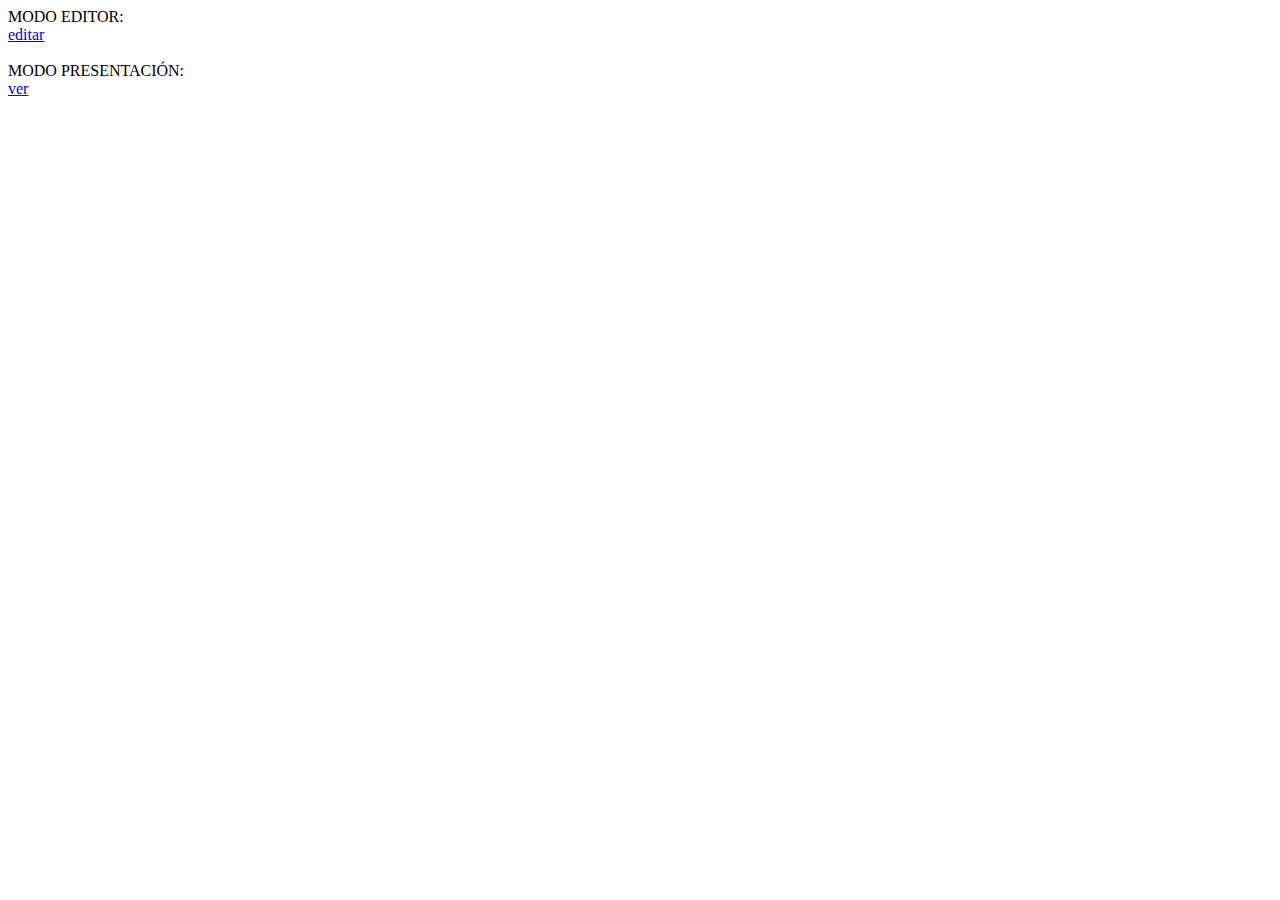
<file: interfaces-tp1/index.html>
<!DOCTYPE html>
<html lang="en">
<head>
    <meta charset="UTF-8">
    <meta name="viewport" content="width=device-width, initial-scale=1.0">
    <title>TP Interfaces-TUDAI</title>
</head>
<body>
    <label>MODO EDITOR:</label>
    <br/>
    <a href="https://www.figma.com/file/mNmktvQk8I0E2sbtGBuInJ/Untitled?type=design&node-id=0%3A1&mode=design&t=zBXQTTf7T0t52mZB-1">editar</a>
    <br/> <br/>
    <label>MODO PRESENTACIÓN:</label>
    <br>
    <a href="https://www.figma.com/proto/mNmktvQk8I0E2sbtGBuInJ/Untitled?type=design&node-id=53-1268&t=hDdoVfXByNsEVG7K-1&scaling=min-zoom&page-id=0%3A1&starting-point-node-id=53%3A1268&mode=design">ver</a>
</body>
</html>
</file>
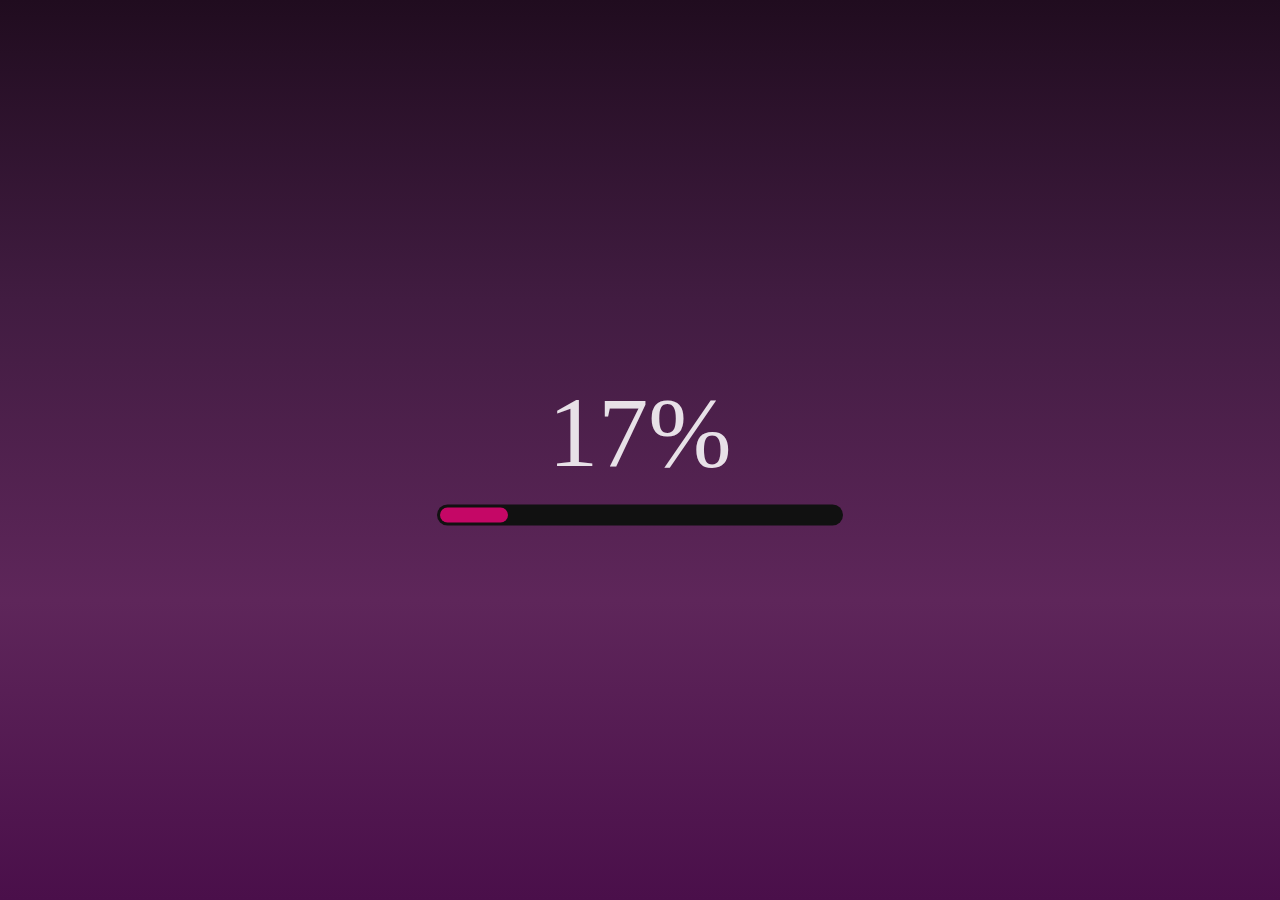
<file: loading.html>
<!DOCTYPE html>
<html lang="en" dir="ltr">
  <head>
    <meta charset="utf-8">
    <title>Loading Animation</title>
    <link rel="stylesheet" href="css/style.css">
  </head>
  <body>
    <div class="loading">
      <div class="percent">100%</div>
       <label class="text">Completed!</label>
      <div class="progress-bar">
        <div class="progress"></div>
      </div>
    </div>
    <script src="js/carga.js"></script>
  </body>
</html>
</file>
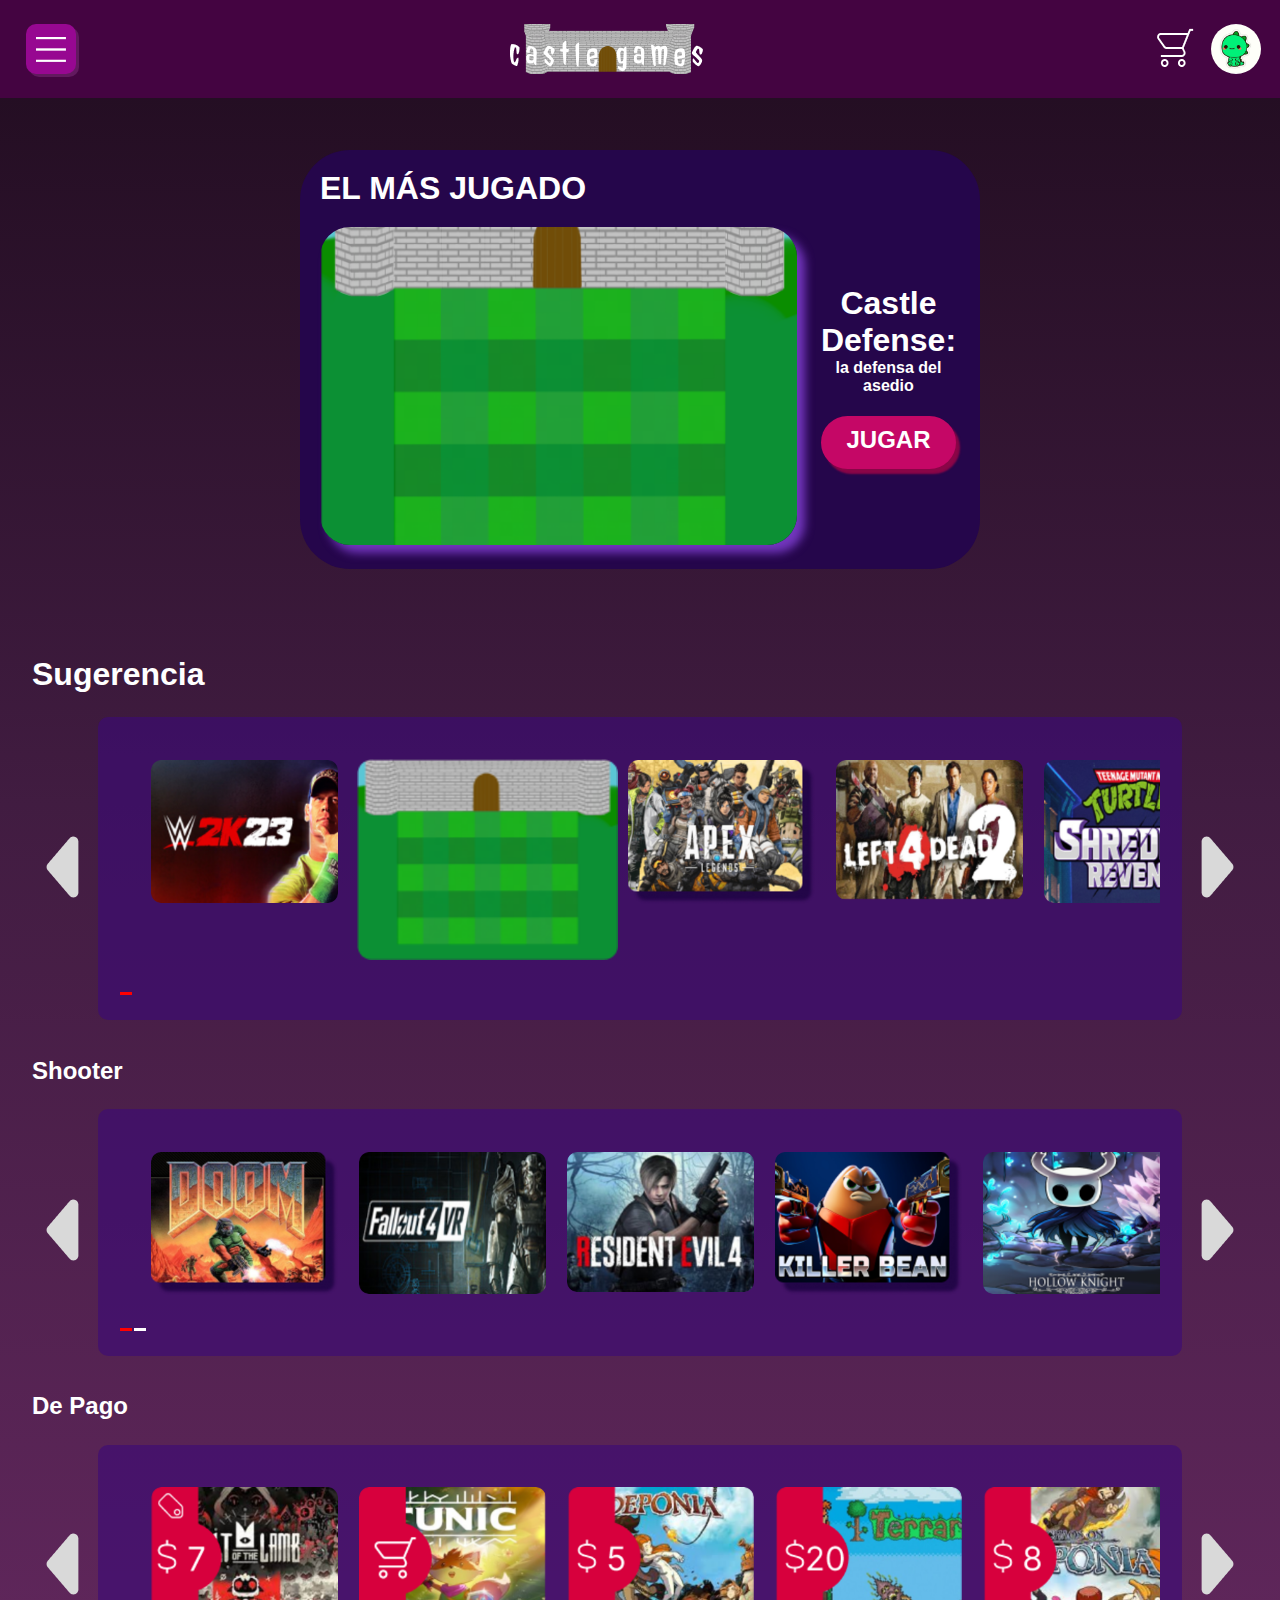
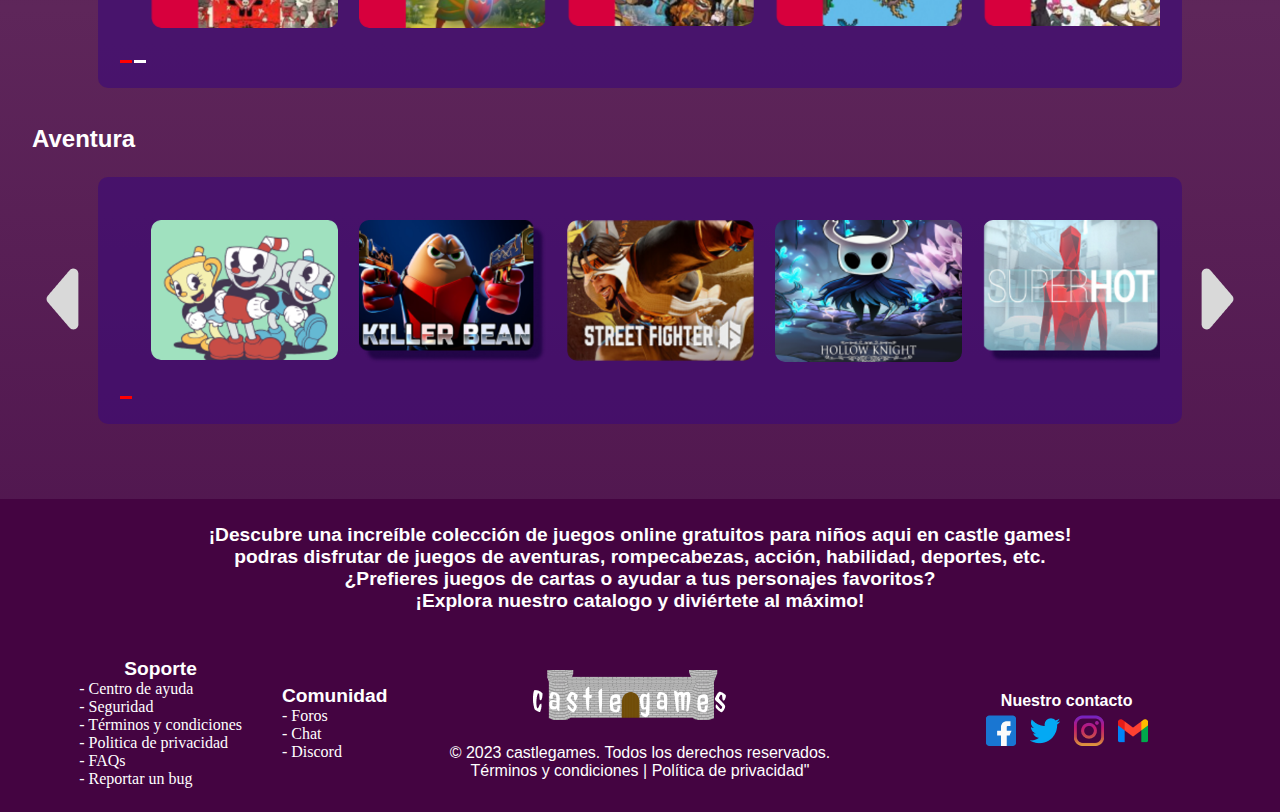
<file: paginaHome.html>
<!DOCTYPE html>
<html lang="en">

<head>
    <meta charset="UTF-8">
    <meta name="viewport" content="width=device-width, initial-scale=1.0">
    <link rel="stylesheet" href="css/style.css">
    <title>home</title>
</head>

<body>
    <header class="encabezado">
        <div class="btn-ham">
            <img src="images/ham.png" alt="" class="img-menu" id="hamb">
        </div>
        <div class="logo">
            <a href="paginaHome.html">
                <img src="images/logo.png" alt="logo de castle games">
            </a>
        </div>
        <div class="head-derecha">
            <div class="carrito">
                <img src="images/carrito.png" alt="">
            </div>
            <img src="imagenes/ferafe2.PNG" alt="" class="perfil">
        </div>
    </header>
    <div class="menu">
        <div class="oculto" id="menu-ham">
            <div class="cont">
                <span>
                    <a href="paginaHome.html">
                        <h2>menu principal</h2>
                    </a>
                </span>
            </div>
            <div class="cont">
                <span>
                    <h2>juegos de terror</h2>
                </span>
            </div>
            <div class="cont">
                <span>
                    <h2>juegos de disparos</h2>
                </span>
            </div>
            <div class="cont">
                <span>
                    <h2>juegos en oferta</h2>
                </span>
            </div>
            <div class="cont">
                <span>
                    <h2>juegos gratis</h2>
                </span>
            </div>
        </div>
        <div class="oculto" id="menu-usu">
            <div class="cont">
                <span>
                    <img src="images/perfil.png" alt="" class="img-usuario">
                    <h2>tu perfil</h2>
                </span>
            </div>
            <div class="cont">
                <span>
                    <img src="images/ajuste.png" alt="" class="img-ajustes">
                    <h2>ajustes</h2>
                </span>
            </div>
            <div class="cont">
                <span>
                    <img src="images/tarjeta.png" alt="" class="img-tarjeta">
                    <h2>tus compras</h2>
                </span>
            </div>
            <div class="cont">
                <span>
                    <img src="images/favorito.png" alt="" class="img-fav">
                    <h2>juegos favoritos</h2>
                </span>
            </div>
            <a href="html/index.html">
                <div class="cont">
                    <span>
                        <img src="images/cerrar.png" alt="" class="img-cerrar">
                        <h2>cerrar sesión</h2>
                    </span>
                </div>
            </a>
        </div>
    </div>
    <main class="home">
        <div class="juegos-mas-jugados">
            <div class="titulo-juego-mas-jugado ancho-total">
                <h1>EL MÁS JUGADO</h1>
            </div>
            <div class="mas-jugados ancho-total">
                <div class="imagen-mas-jugados ancho-total">
                    <img src="images/rectangulo-1.png" alt="">
                </div>
                <div class="texto-mas-jugados">
                    <div class="titulo-mas-jugado">
                        <h1>
                            <p>Castle Defense:</p>
                        </h1>
                        <h4>
                            <p>la defensa del asedio</p>
                        </h4>
                    </div>
                    <div class="div-boton-jugar">
                        <span>
                            <a href="html/castleDefense.html#main">
                                <h2>Jugar</h2>
                            </a>
                        </span>
                    </div>
                    </a>
                </div>
            </div>
        </div>
        <section class="carruseles">
            <div class="contenido">
                <h1>Sugerencia</h1>
                <div class="carrusel">
                    <div class="flecha">
                        <img src="images/flecha.png" alt="">
                    </div>
                    <div class="contenedor-car">
                        <div class="car-juegos" id="carrusel">
                            <img class="elemento" src="images/carrusel/wwe.png" alt="">
                            <a class="link" href="html/castleDefense.html#main"><img class="elemento" src="images/carrusel/castle-defense.png" alt=""></a>
                            <img class="elemento" src="images/carrusel/apex.png" alt="">
                            <img class="elemento" src="images/carrusel/left-4-dead.png" alt="">
                            <img class="elemento" src="images/carrusel/tmnt.png" alt="">
                        </div>
                        <div class="indicadores"></div>
                    </div>
                    <div class="flecha-der">
                        <img src="images/flecha.png" alt="">
                    </div>
                </div>
            </div>
            <div class="contenido">
                <h2>Shooter</h2>
                <div class="carrusel">
                    <div class="flecha" id="flecha-izq">
                        <img src="images/flecha.png" alt="">
                    </div>
                    <div class="contenedor-car">
                        <div class="car-juegos" id="carrusel">
                            <img class="elemento" src="images/carrusel/doom.png" alt="">
                            <img class="elemento" src="images/carrusel/fallout.png" alt="">
                            <img class="elemento" src="images/carrusel/resident-evil-4.png" alt="">
                            <img class="elemento" src="images/carrusel/killer-bean.png" alt="">
                            <img class="elemento" src="images/carrusel/hollow-knight.png" alt="">
                            <img class="elemento" src="images/carrusel/dave.png" alt="">
                            <img class="elemento" src="images/carrusel/castle-craners.png" alt="">
                            <img class="elemento" src="images/carrusel/fallout.png" alt="">
                            <img class="elemento" src="images/carrusel/cod.png" alt="">
                            <img class="elemento" src="images/carrusel/mega-man.png" alt="">
                        </div>
                        <div class="indicadores"></div>
                    </div>
                    <div class="flecha-der" id="flecha-der">
                        <img src="images/flecha.png" alt="">
                    </div>
                </div>
            </div>
            <div class="contenido">
                <h2>De Pago</h2>
                <div class="carrusel">
                    <div class="flecha">
                        <img src="images/flecha.png" alt="">
                    </div>
                    <div class="contenedor-car">
                        <div class="car-juegos" id="carrusel">
                            <!-- <div class="card-pago">
                                <div class="contenedor-info">
                                    <div class="barra-pago"></div>
                                    <div class="coste"></div>
                                </div>
                                <img class="elemento" src="images/carrusel/prueba.png" alt="">
                                <span class="añadir"></span>
                            </div> -->
                            <img class="elemento" src="images/carrusel/p-1.png" alt="">
                            <img class="elemento" src="images/carrusel/p-2.png" alt="">
                            <img class="elemento" src="images/carrusel/p-3.png" alt="">
                            <img class="elemento" src="images/carrusel/p-4.png" alt="">
                            <img class="elemento" src="images/carrusel/p-5.png" alt="">
                            <img class="elemento" src="images/carrusel/p-6.png" alt="">
                            <img class="elemento" src="images/carrusel/p-7.png" alt="">
                            <img class="elemento" src="images/carrusel/p-8.png" alt="">
                            <img class="elemento" src="images/carrusel/p-9.png" alt="">
                            <img class="elemento" src="images/carrusel/p-10.png" alt="">
                        </div>
                        <div class="indicadores"></div>
                    </div>
                    <div class="flecha-der">
                        <img src="images/flecha.png" alt="">
                    </div>
                </div>
            </div>
            <div class="contenido">
                <h2>Aventura</h2>
                <div class="carrusel">
                    <div class="flecha">
                        <img src="images/flecha.png" alt="">
                    </div>
                    <div class="contenedor-car">
                        <div class="car-juegos" id="carrusel">
                            <img class="elemento" src="images/carrusel/cuphead.png" alt="">
                            <img class="elemento" src="images/carrusel/killer-bean.png" alt="">
                            <img class="elemento" src="images/carrusel/street-fighter.png" alt="">
                            <img class="elemento" src="images/carrusel/hollow-knight.png" alt="">
                            <img class="elemento" src="images/carrusel/super-hot.png" alt="">
                        </div>
                        <div class="indicadores"></div>
                    </div>
                    <div class="flecha-der">
                        <img src="images/flecha.png" id="flecha-der" alt="">
                    </div>
                </div>
            </div>
        </section>
    </main>
    <footer>
        <div class="footer-up">
            <h3>
                <p>¡Descubre una increíble colección de juegos online gratuitos para niños aqui en castle games!</p>
                <p>podras disfrutar de juegos de aventuras, rompecabezas, acción, habilidad, deportes, etc.</p>
                <p>¿Prefieres juegos de cartas o ayudar a tus personajes favoritos? </p>
                <p>¡Explora nuestro catalogo y diviértete al máximo!</p>
            </h3>
        </div>
        <div>
            <section class="footer-down">
                <div class="footer-dleft">
                    <ul>
                        <h3>Soporte</h3>
                        <li>- Centro de ayuda</li>
                        <li>- Seguridad</li>
                        <li>- Términos y condiciones</li>
                        <li>- Politica de privacidad</li>
                        <li>- FAQs</li>
                        <li>- Reportar un bug</li>
                    </ul>
                    <ul>
                        <h3>Comunidad</h3>
                        <li>- Foros</li>
                        <li>- Chat</li>
                        <li>- Discord</li>
                    </ul>
                </div>
                <div class="footer-dcenter">
                    <img class="logo" src="images/logo.png" alt="logo de castle games">
                    <p>© 2023 castlegames. Todos los derechos reservados.   Términos y condiciones | Política de privacidad"</p>
                </div>
                <div class="footer-drigth">
                    <h4>Nuestro contacto</h4>
                    <div class="img-redes">
                        <img src="images/facebook 1.png" alt="">
                        <img src="images/twitter.png" alt="">
                        <img src="images/instagram 1.png" alt="">
                        <img src="images/gmail 1.png" alt="">
                    </div>
                </div>
            </section>
        </div>
    </footer>
</body>
<script src="js/carrusel.js"></script>
<script src="js/script.js"></script>

</html>
</file>
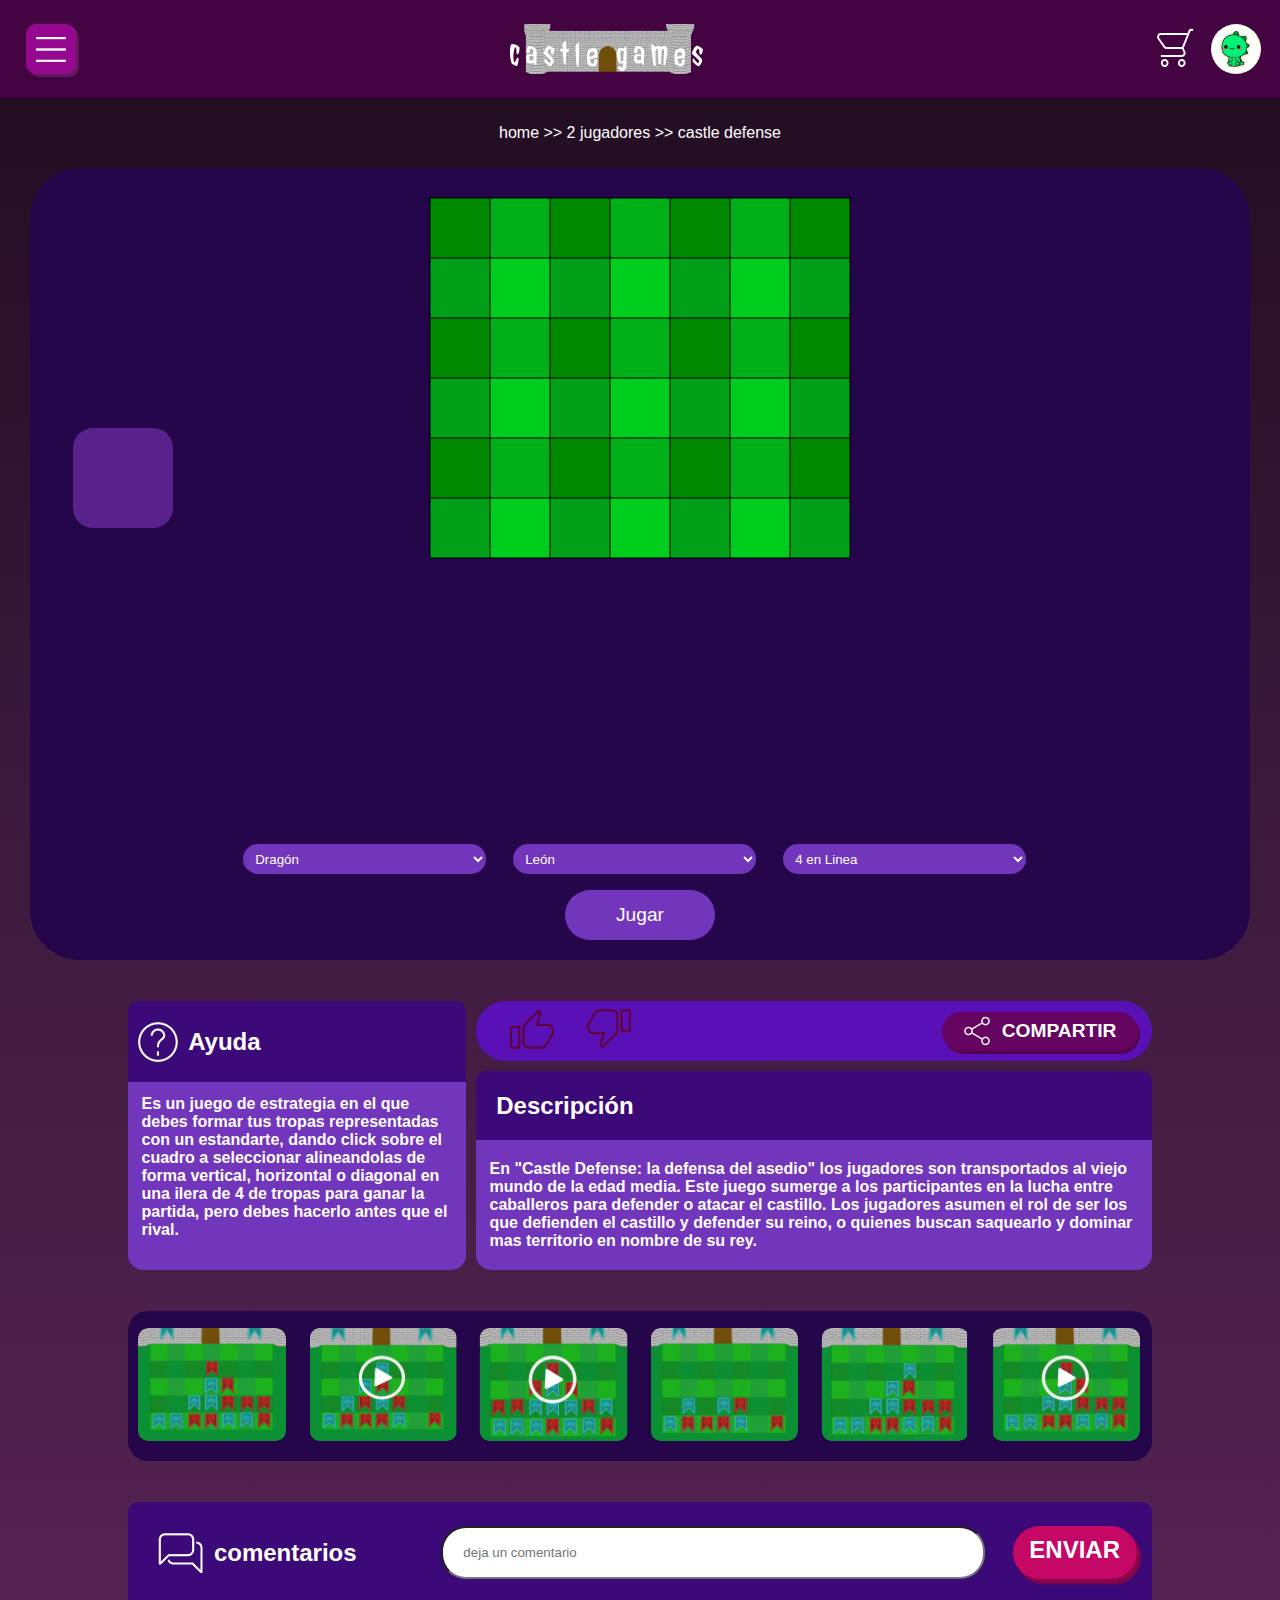
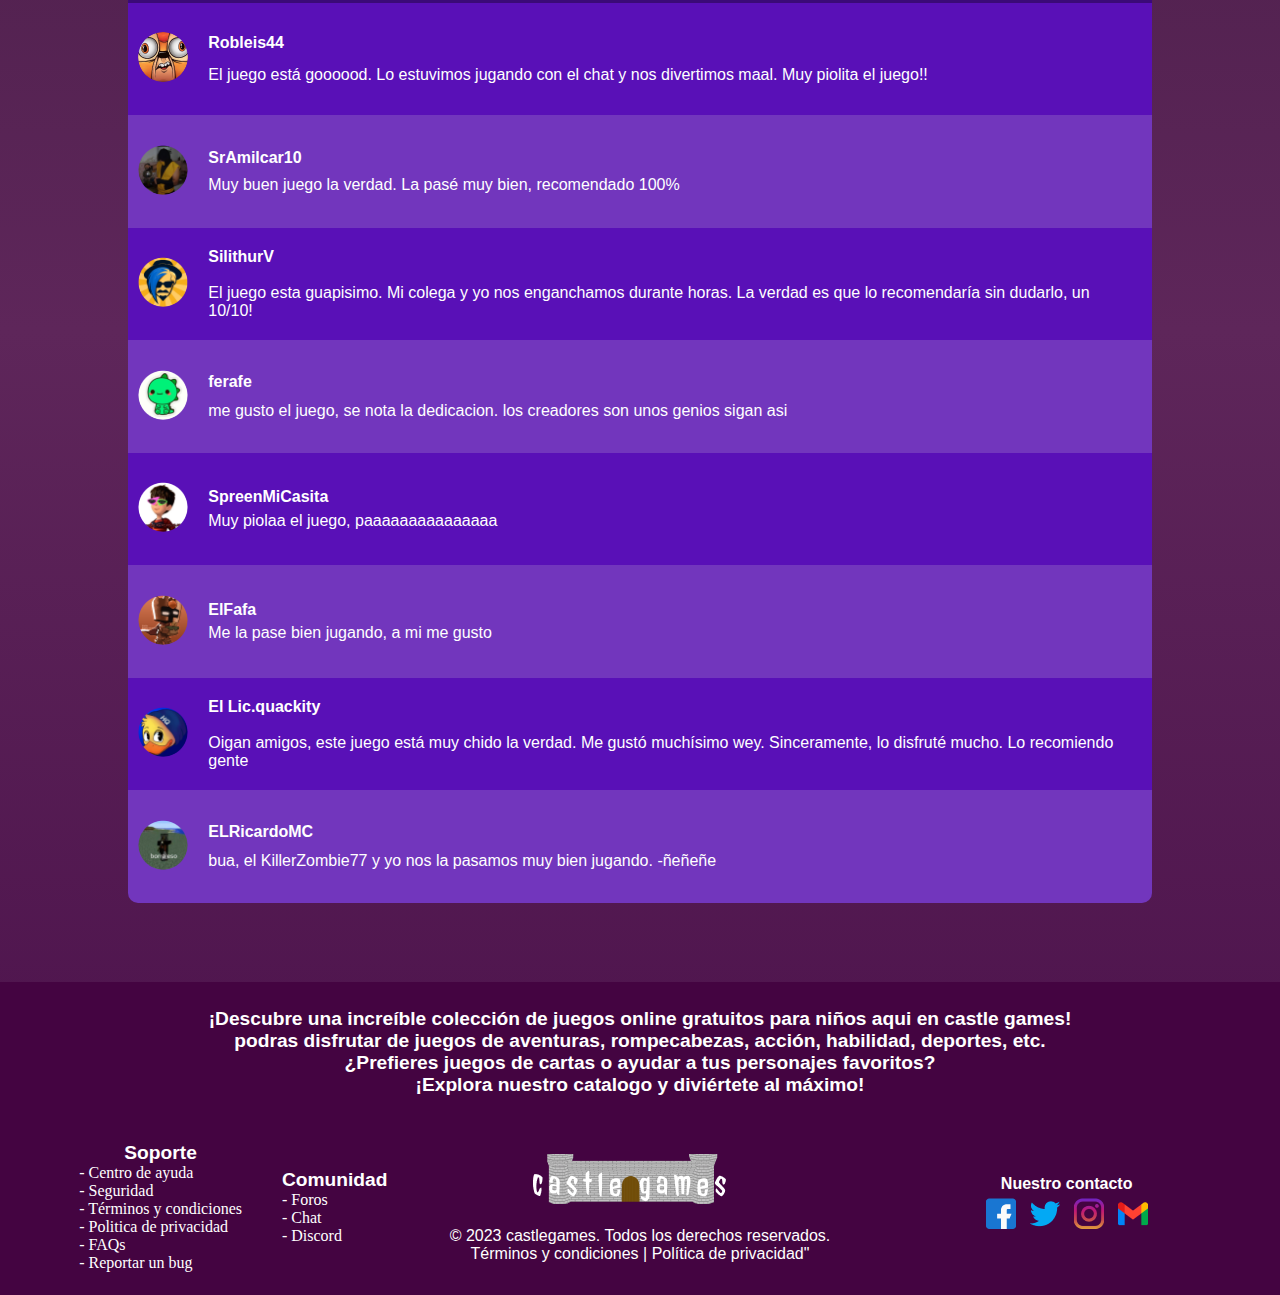
<file: html/castleDefense.html>
<!DOCTYPE html>
<html lang="en">

<head>
    <meta charset="UTF-8">
    <meta name="viewport" content="width=device-width, initial-scale=1.0">
    <link rel="stylesheet" href="../css/style.css">
    <title>Castle Defense</title>
</head>

<body>
    <header class="encabezado">
        <div class="btn-ham">
            <img src="../images/ham.png" alt="" class="img-menu" id="hamb">
        </div>
        <div class="logo">
            <a href="paginaHome.html">
                <img src="../images/logo.png" alt="logo de castle games">
            </a>
        </div>
        <div class="head-derecha">
            <div class="carrito">
                <img src="../images/carrito.png" alt="">
            </div>
            <img src="../imagenes/ferafe2.PNG" alt="" class="perfil">
        </div>
    </header>
    <div class="menu">
        <div class="oculto" id="menu-ham">
            <div class="cont">
                <span>
                    <a href="paginaHome.html">
                        <h2>menu principal</h2>
                    </a>
                </span>
            </div>
            <div class="cont">
                <span>
                    <h2>juegos de terror</h2>
                </span>
            </div>
            <div class="cont">
                <span>
                    <h2>juegos de disparos</h2>
                </span>
            </div>
            <div class="cont">
                <span>
                    <h2>juegos en oferta</h2>
                </span>
            </div>
            <div class="cont">
                <span>
                    <h2>juegos gratis</h2>
                </span>
            </div>
        </div>
        <div class="oculto" id="menu-usu">
            <div class="cont">
                <span>
                    <img src="../images/perfil.png" alt="" class="img-usuario">
                    <h2>tu perfil</h2>
                </span>
            </div>
            <div class="cont">
                <span>
                    <img src="../images/ajuste.png" alt="" class="img-ajustes">
                    <h2>ajustes</h2>
                </span>
            </div>
            <div class="cont">
                <span>
                    <img src="../images/tarjeta.png" alt="" class="img-tarjeta">
                    <h2>tus compras</h2>
                </span>
            </div>
            <div class="cont">
                <span>
                    <img src="../images/favorito.png" alt="" class="img-fav">
                    <h2>juegos favoritos</h2>
                </span>
            </div>
            <a href="../index.html">
                <div class="cont">
                    <span>
                        <img src="../images/cerrar.png" alt="" class="img-cerrar">
                        <h2>cerrar sesión</h2>
                    </span>
                </div>
            </a>
        </div>
    </div>
    <main class="main" id="main">
        <h4 class="fino">home >> 2 jugadores >> castle defense</h4>
        <div class="juego" id="juego">
            <h2 id="tiempo"></h2>
            <div class="elementos">
                <div class="barra-izquierda"></div>
                <div class="barra-derecha"></div>
                <canvas class="canvas" id="canvas" width="1200" height="600"></canvas>
            </div>
            <div class="opciones">
                <h2 id="turno"></h2>
                <div class="oculto-btn">
                    <button type="click" class="btn-reiniciar">Reiniciar</button>
                </div>
            </div>
            <div class="botones">
                <form id="selector">
                    <div class="banderas">
                        <select id="jugador-1">
                            <option value="Dragón">Dragón</option>
                            <option value="Fénix">Fénix</option>
                            <option value="Grifo">Grifo</option>
                        </select>
                        <select id="jugador-2">
                            <option value="León">León</option>
                            <option value="Lobo">Lobo</option>
                            <option value="Unicornio">Unicornio</option>
                        </select>
                        <select id="opciones">
                            <option value="4">4 en Linea</option>
                            <option value="5">5 en Linea</option>
                            <option value="6">6 en Linea</option>
                            <option value="7">7 en Linea</option>
                        </select>
                    </div>
                    <button type="submit" class="btn-play">Jugar</button>
                </form>
            </div>
        </div>
        </div>
        <div class="oculto" id="comp-box">
            <div class="box-head">
                <h1>Compartir</h1>
            </div>
            <div class="box-body">
                <div class="redes">
                    <img src="../images/facebook.png" alt="">
                    <img src="../images/twitter.png" alt="">
                    <img src="../images/instagram.png" alt="">
                    <img src="../images/gmail.png" alt="">
                </div>
                <div class="link">
                    <input type="text">
                    <div class="copiar">
                        <img src="../images/copiar.png" alt="" class="comentario">
                    </div>
                </div>
                <div class="comp-botones">
                    <div class="btn-cancelar">
                        <span>
                            <h2>Cancelar</h2>
                        </span>
                    </div>
                    <div class="btn-hecho">
                        <span>	
                            <h2>Hecho</h2>
                        </span>
                    </div>
                </div>
            </div>
        </div>
        <section class="secciones">
            <section class="general">
                <div class="ayuda">
                    <div class="titulo-ayuda">
                        <img src="../images/ayuda.png" alt="">
                        <h2>Ayuda</h2>
                    </div>
                    <div class="texto-ayuda">
                        <h4>Es un juego de estrategia en el que debes formar tus tropas representadas con un estandarte,
                            dando click sobre el cuadro a seleccionar
                            alineandolas de forma vertical, horizontal o diagonal en una ilera de 4 de tropas para ganar
                            la partida, pero debes hacerlo antes que el rival.</h4>
                    </div>
                </div>
                <aside class="seccion">
                    <div class="barra">
                        <div class="calificar">
                            <div class="like">
                                <img src="../images/like.png" alt="" class="like">
                            </div>
                            <div class="dislike">
                                <img src="../images/dislike.png" alt="" class="dislike">
                            </div>
                        </div>
                        <div class="compartir">
                            <span>
                                <img src="../images/compartir.png" alt="">
                                <h3>Compartir</h3>
                            </span>
                        </div>
                    </div>
                    <div class="descripcion">
                        <div class="titulo-descripcion">
                            <h2>Descripción</h2>
                        </div>
                        <div class="texto-descripcion">
                            <h4>En "Castle Defense: la defensa del asedio" los jugadores son transportados al viejo
                                mundo de la edad media. Este juego sumerge a los participantes en la lucha entre
                                caballeros para defender o atacar el castillo. Los jugadores asumen el rol de ser los
                                que defienden el castillo y defender su reino, o quienes buscan saquearlo y dominar mas
                                territorio en nombre de su rey.</h4>
                        </div>
                    </div>
                </aside>
            </section>
            <section class="imagenes">
                <div class="imagen">
                    <img src="../imagenes/img-juego/1.png" alt="">
                </div>
                <div class="imagen">
                    <img src="../imagenes/img-juego/2.png" alt="">
                </div>
                <div class="imagen">
                    <img src="../imagenes/img-juego/3.png" alt="">
                </div>
                <div class="imagen">
                    <img src="../imagenes/img-juego/4.png" alt="">
                </div>
                <div class="imagen">
                    <img src="../imagenes/img-juego/5.png" alt="">
                </div>
                <div class="imagen">
                    <img src="../imagenes/img-juego/6.png" alt="">
                </div>
            </section>
            <section class="comentarios">
                <div class="com-head">
                    <div class="com-text">
                        <img src="../images/comentario.png" alt="" class="comentario">
                        <h2>comentarios</h2>
                    </div>
                    <div class="com-inp">
                        <input class="inp-comentario" type="text" placeholder="deja un comentario">
                        <div class="btn-enviar">
                            <span>
                                <h2>enviar</h2>
                            </span>
                        </div>
                    </div>
                </div>
                <div class="com-body">
                    <div class="com-usu">
                        <div class="imag-usu">
                            <img src="../imagenes/img-juego/roble.png" alt="">
                        </div>
                        <div class="texto-usu">
                            <div class="usu-nombre">
                                <h4>
                                    Robleis44
                                </h4>
                            </div>
                            <div class="usu-comen">
                                <h4 class="fino">
                                    El juego está goooood. Lo estuvimos jugando con el chat y nos divertimos maal.
                                    Muy piolita el juego!!
                                </h4>
                            </div>
                        </div>
                    </div>
                    <div class="com-usu">
                        <div class="imag-usu">
                            <img src="../imagenes/img-juego/amil.png" alt="">
                        </div>
                        <div class="texto-usu">
                            <div class="usu-nombre">
                                <h4>
                                    SrAmilcar10
                                </h4>
                            </div>
                            <div class="usu-comen">
                                <h4 class="fino">
                                    Muy buen juego la verdad. La pasé muy bien, recomendado 100%
                                </h4>
                            </div>
                        </div>
                    </div>
                    <div class="com-usu">
                        <div class="imag-usu">
                            <img src="../imagenes/img-juego/sili.png" alt="">
                        </div>
                        <div class="texto-usu">
                            <div class="usu-nombre">
                                <h4>
                                    SilithurV
                                </h4>
                            </div>
                            <div class="usu-comen">
                                <h4 class="fino">
                                    El juego esta guapisimo. Mi colega y yo nos enganchamos durante horas. La verdad es
                                    que lo recomendaría sin dudarlo, un 10/10!
                                </h4>
                            </div>
                        </div>
                    </div>
                    <div class="com-usu">
                        <div class="imag-usu">
                            <img src="../imagenes/img-juego/ferafe.png" alt="">
                        </div>
                        <div class="texto-usu">
                            <div class="usu-nombre">
                                <h4>
                                    ferafe
                                </h4>
                            </div>
                            <div class="usu-comen">
                                <h4 class="fino">
                                    me gusto el juego, se nota la dedicacion. los creadores son unos genios sigan asi
                                </h4>
                            </div>
                        </div>
                    </div>
                    <div class="com-usu">
                        <div class="imag-usu">
                            <img src="../imagenes/img-juego/spreen.png" alt="">
                        </div>
                        <div class="texto-usu">
                            <div class="usu-nombre">
                                <h4>
                                    SpreenMiCasita
                                </h4>
                            </div>
                            <div class="usu-comen">
                                <h4 class="fino">
                                    Muy piolaa el juego, paaaaaaaaaaaaaaa
                                </h4>
                            </div>
                        </div>
                    </div>
                    <div class="com-usu">
                        <div class="imag-usu">
                            <img src="../imagenes/img-juego/fofa.png" alt="">
                        </div>
                        <div class="texto-usu">
                            <div class="usu-nombre">
                                <h4>
                                    ElFafa
                                </h4>
                            </div>
                            <div class="usu-comen">
                                <h4 class="fino">
                                    Me la pase bien jugando, a mi me gusto
                                </h4>
                            </div>
                        </div>
                    </div>
                    <div class="com-usu">
                        <div class="imag-usu">
                            <img src="../imagenes/img-juego/quak.png" alt="">
                        </div>
                        <div class="texto-usu">
                            <div class="usu-nombre">
                                <h4>
                                    El Lic.quackity
                                </h4>
                            </div>
                            <div class="usu-comen">
                                <h4 class="fino">
                                    Oigan amigos, este juego está muy chido la verdad. Me gustó muchísimo wey.
                                    Sinceramente, lo disfruté mucho. Lo recomiendo gente
                                </h4>
                            </div>
                        </div>
                    </div>
                    <div class="com-usu">
                        <div class="imag-usu">
                            <img src="../imagenes/img-juego/rich.png" alt="">
                        </div>
                        <div class="texto-usu">
                            <div class="usu-nombre">
                                <h4>
                                    ELRicardoMC
                                </h4>
                            </div>
                            <div class="usu-comen">
                                <h4 class="fino">
                                    bua, el KillerZombie77 y yo nos la pasamos muy bien jugando.
                                    -ñeñeñe
                                </h4>
                            </div>
                        </div>
                    </div>
                </div>
            </section>
        </section>
    </main>
    <footer>
        <div class="footer-up">
            <h3>
                <p>¡Descubre una increíble colección de juegos online gratuitos para niños aqui en castle games!</p>
                <p>podras disfrutar de juegos de aventuras, rompecabezas, acción, habilidad, deportes, etc.</p>
                <p>¿Prefieres juegos de cartas o ayudar a tus personajes favoritos? </p>
                <p>¡Explora nuestro catalogo y diviértete al máximo!</p>
            </h3>
        </div>
        <div>
            <section class="footer-down">
                <div class="footer-dleft">
                    <ul>
                        <h3>Soporte</h3>
                        <li>- Centro de ayuda</li>
                        <li>- Seguridad</li>
                        <li>- Términos y condiciones</li>
                        <li>- Politica de privacidad</li>
                        <li>- FAQs</li>
                        <li>- Reportar un bug</li>
                    </ul>
                    <ul>
                        <h3>Comunidad</h3>
                        <li>- Foros</li>
                        <li>- Chat</li>
                        <li>- Discord</li>
                    </ul>
                </div>
                <div class="footer-dcenter">
                    <img class="logo" src="../images/logo.png" alt="logo de castle games">
                    <p>© 2023 castlegames. Todos los derechos reservados.   Términos y condiciones | Política de privacidad"</p>
                </div>
                <div class="footer-drigth">
                    <h4>Nuestro contacto</h4>
                    <div class="img-redes">
                        <img src="../images/facebook 1.png" alt="">
                        <img src="../images/twitter.png" alt="">
                        <img src="../images/instagram 1.png" alt="">
                        <img src="../images/gmail 1.png" alt="">
                    </div>
                </div>
            </section>
        </div>
    </footer>
</body>
<script src="../js/script.js"></script>
<script src="../js/Tablero.js"></script>
<script src="../js/Jugador.js"></script>
<script src="../js/Ficha.js"></script>
<script src="../js/Juego.js"></script>
<script src="../js/mainJuego.js"></script>
</html>
</file>
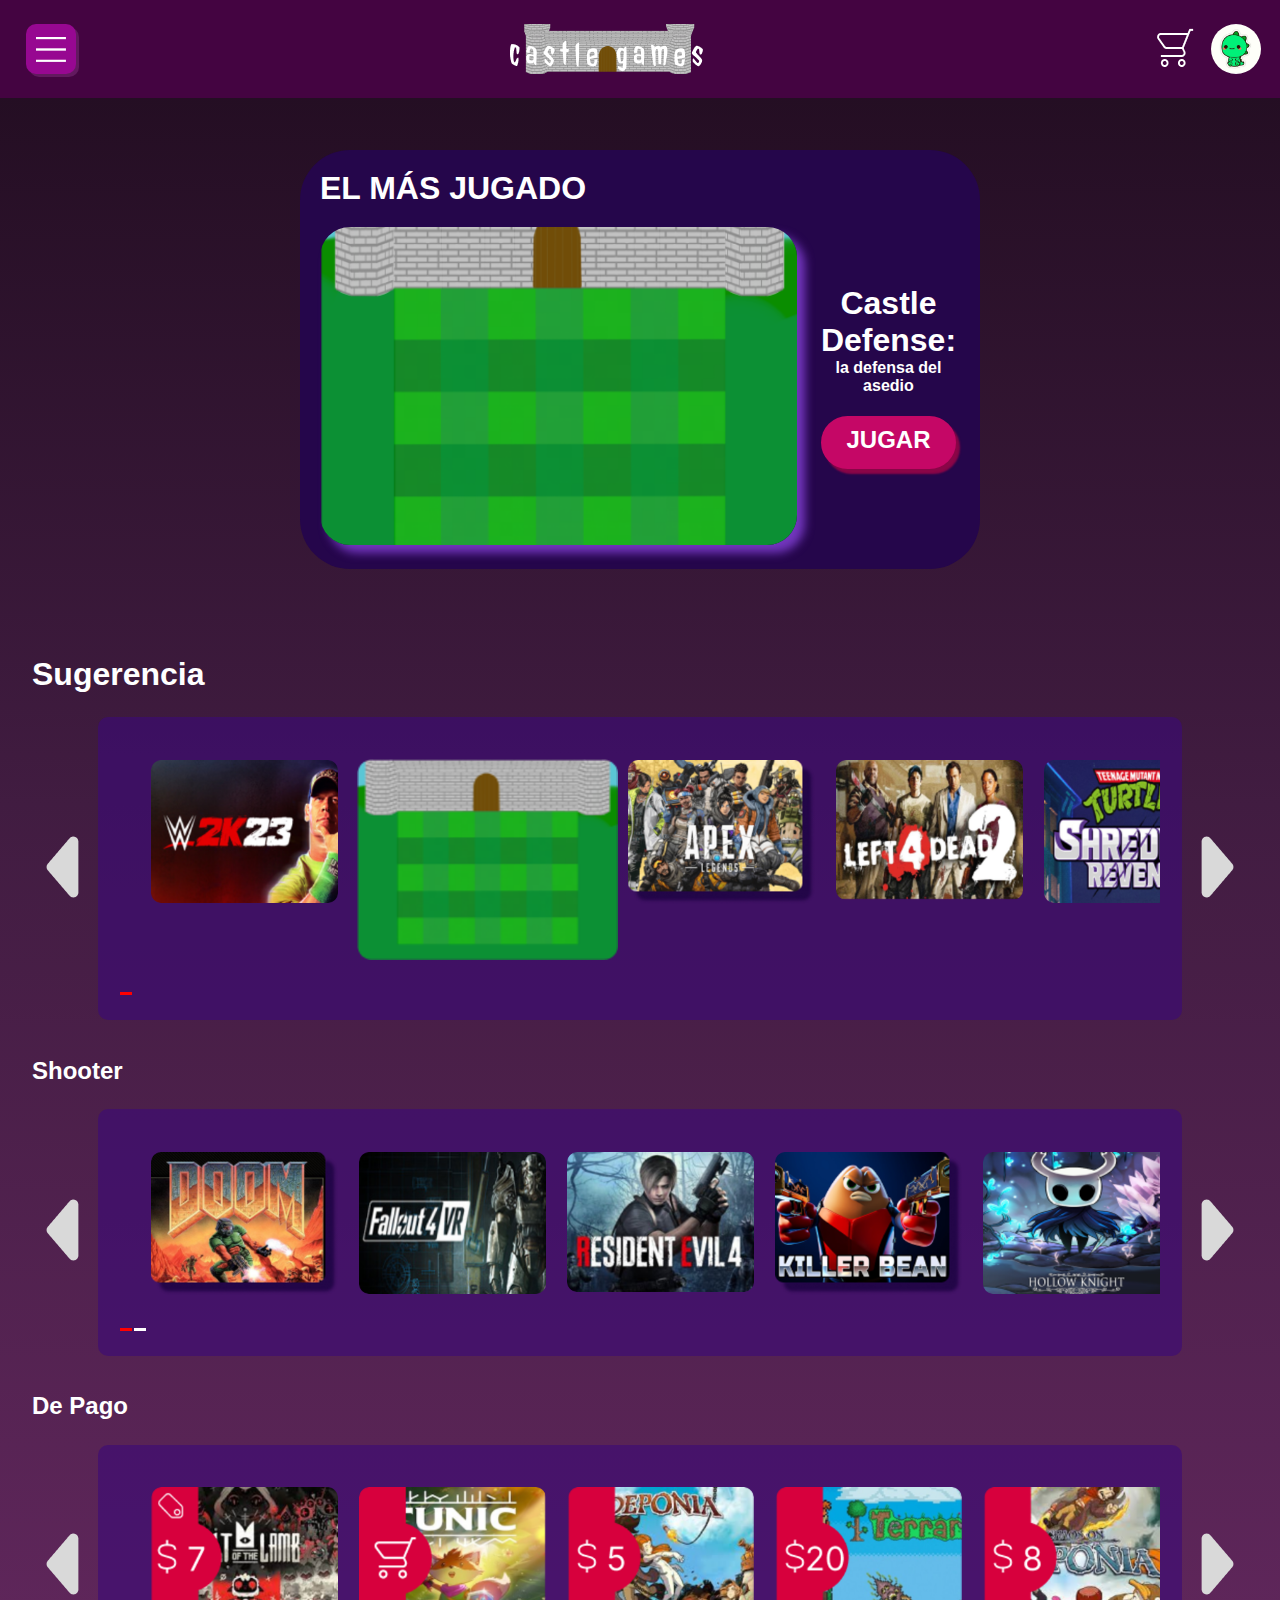
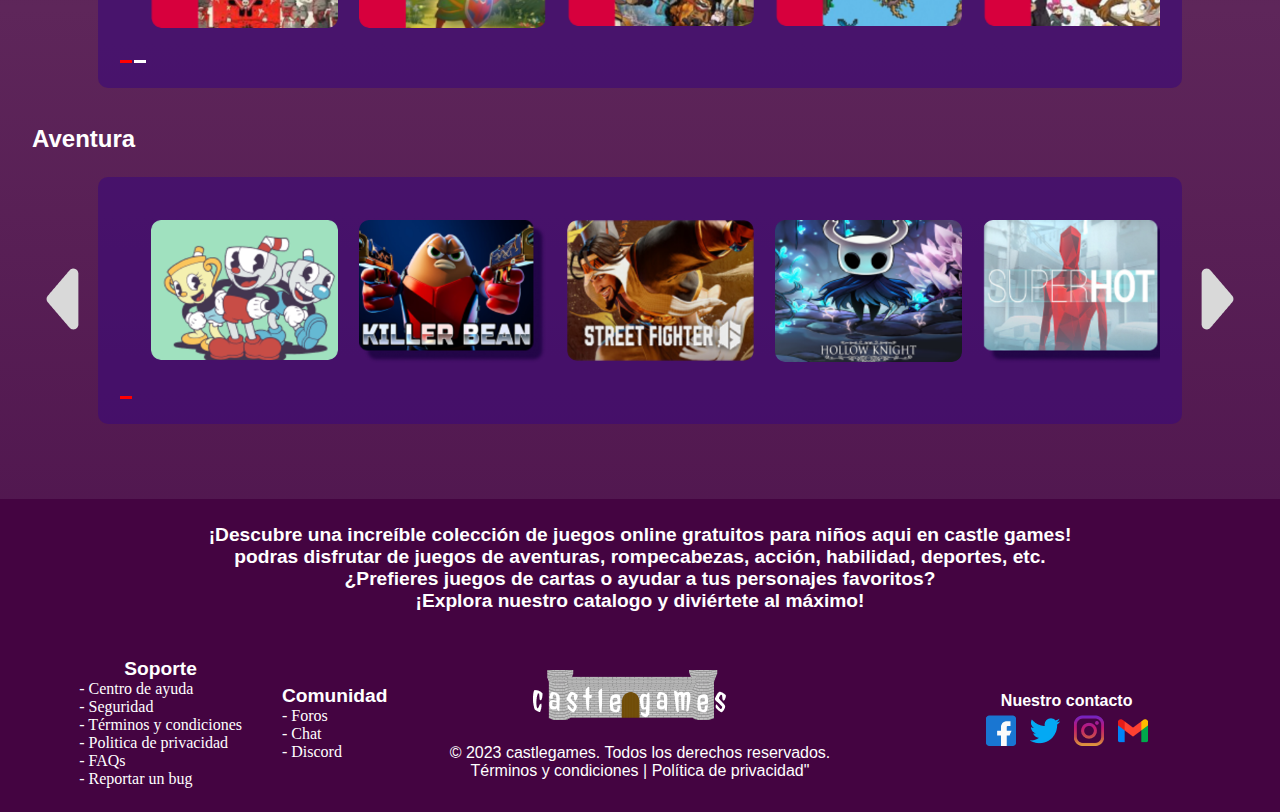
<file: html/paginaHome.html>
<!DOCTYPE html>
<html lang="en">

<head>
    <meta charset="UTF-8">
    <meta name="viewport" content="width=device-width, initial-scale=1.0">
    <link rel="stylesheet" href="../css/style.css">
    <title>Home</title>
</head>

<body>
    <header class="encabezado">
        <div class="btn-ham">
            <img src="../images/ham.png" alt="" class="img-menu" id="hamb">
        </div>
        <div class="logo">
            <a href="paginaHome.html">
                <img src="../images/logo.png" alt="logo de castle games">
            </a>
        </div>
        <div class="head-derecha">
            <div class="carrito">
                <img src="../images/carrito.png" alt="">
            </div>
            <img src="../imagenes/ferafe2.PNG" alt="" class="perfil">
        </div>
    </header>
    <div class="menu">
        <div class="oculto" id="menu-ham">
            <div class="cont">
                <span>
                    <a href="paginaHome.html">
                        <h2>menu principal</h2>
                    </a>
                </span>
            </div>
            <div class="cont">
                <span>
                    <h2>juegos de terror</h2>
                </span>
            </div>
            <div class="cont">
                <span>
                    <h2>juegos de disparos</h2>
                </span>
            </div>
            <div class="cont">
                <span>
                    <h2>juegos en oferta</h2>
                </span>
            </div>
            <div class="cont">
                <span>
                    <h2>juegos gratis</h2>
                </span>
            </div>
        </div>
        <div class="oculto" id="menu-usu">
            <div class="cont">
                <span>
                    <img src="../images/perfil.png" alt="" class="img-usuario">
                    <h2>tu perfil</h2>
                </span>
            </div>
            <div class="cont">
                <span>
                    <img src="../images/ajuste.png" alt="" class="img-ajustes">
                    <h2>ajustes</h2>
                </span>
            </div>
            <div class="cont">
                <span>
                    <img src="../images/tarjeta.png" alt="" class="img-tarjeta">
                    <h2>tus compras</h2>
                </span>
            </div>
            <div class="cont">
                <span>
                    <img src="../images/favorito.png" alt="" class="img-fav">
                    <h2>juegos favoritos</h2>
                </span>
            </div>
            <a href="../index.html">
                <div class="cont">
                    <span>
                        <img src="../images/cerrar.png" alt="" class="img-cerrar">
                        <h2>cerrar sesión</h2>
                    </span>
                </div>
            </a>
        </div>
    </div>
    <main class="home">
        <div class="juegos-mas-jugados">
            <div class="titulo-juego-mas-jugado ancho-total">
                <h1>EL MÁS JUGADO</h1>
            </div>
            <div class="mas-jugados ancho-total">
                <div class="imagen-mas-jugados ancho-total">
                    <img src="../images/rectangulo-1.png" alt="">
                </div>
                <div class="texto-mas-jugados">
                    <div class="titulo-mas-jugado">
                        <h1>
                            <p>Castle Defense:</p>
                        </h1>
                        <h4>
                            <p>la defensa del asedio</p>
                        </h4>
                    </div>
                    <div class="div-boton-jugar">
                        <span>
                            <a href="castleDefense.html#main">
                                <h2>Jugar</h2>
                            </a>
                        </span>
                    </div>
                    </a>
                </div>
            </div>
        </div>
        <section class="carruseles">
            <div class="contenido">
                <h1>Sugerencia</h1>
                <div class="carrusel">
                    <div class="flecha">
                        <img src="../images/flecha.png" alt="">
                    </div>
                    <div class="contenedor-car">
                        <div class="car-juegos" id="carrusel">
                            <img class="elemento" src="../images/carrusel/wwe.png" alt="">
                            <a class="link" href="castleDefense.html#main"><img class="elemento" src="../images/carrusel/castle-defense.png" alt=""></a>
                            <img class="elemento" src="../images/carrusel/apex.png" alt="">
                            <img class="elemento" src="../images/carrusel/left-4-dead.png" alt="">
                            <img class="elemento" src="../images/carrusel/tmnt.png" alt="">
                        </div>
                        <div class="indicadores"></div>
                    </div>
                    <div class="flecha-der">
                        <img src="../images/flecha.png" alt="">
                    </div>
                </div>
            </div>
            <div class="contenido">
                <h2>Shooter</h2>
                <div class="carrusel">
                    <div class="flecha" id="flecha-izq">
                        <img src="../images/flecha.png" alt="">
                    </div>
                    <div class="contenedor-car">
                        <div class="car-juegos" id="carrusel">
                            <img class="elemento" src="../images/carrusel/doom.png" alt="">
                            <img class="elemento" src="../images/carrusel/fallout.png" alt="">
                            <img class="elemento" src="../images/carrusel/resident-evil-4.png" alt="">
                            <img class="elemento" src="../images/carrusel/killer-bean.png" alt="">
                            <img class="elemento" src="../images/carrusel/hollow-knight.png" alt="">
                            <img class="elemento" src="../images/carrusel/dave.png" alt="">
                            <img class="elemento" src="../images/carrusel/castle-craners.png" alt="">
                            <img class="elemento" src="../images/carrusel/fallout.png" alt="">
                            <img class="elemento" src="../images/carrusel/cod.png" alt="">
                            <img class="elemento" src="../images/carrusel/mega-man.png" alt="">
                        </div>
                        <div class="indicadores"></div>
                    </div>
                    <div class="flecha-der" id="flecha-der">
                        <img src="../images/flecha.png" alt="">
                    </div>
                </div>
            </div>
            <div class="contenido">
                <h2>De Pago</h2>
                <div class="carrusel">
                    <div class="flecha">
                        <img src="../images/flecha.png" alt="">
                    </div>
                    <div class="contenedor-car">
                        <div class="car-juegos" id="carrusel">
                            <!-- <div class="card-pago">
                                <div class="contenedor-info">
                                    <div class="barra-pago"></div>
                                    <div class="coste"></div>
                                </div>
                                <img class="elemento" src="images/carrusel/prueba.png" alt="">
                                <span class="añadir"></span>
                            </div> -->
                            <img class="elemento" src="../images/carrusel/p-1.png" alt="">
                            <img class="elemento" src="../images/carrusel/p-2.png" alt="">
                            <img class="elemento" src="../images/carrusel/p-3.png" alt="">
                            <img class="elemento" src="../images/carrusel/p-4.png" alt="">
                            <img class="elemento" src="../images/carrusel/p-5.png" alt="">
                            <img class="elemento" src="../images/carrusel/p-6.png" alt="">
                            <img class="elemento" src="../images/carrusel/p-7.png" alt="">
                            <img class="elemento" src="../images/carrusel/p-8.png" alt="">
                            <img class="elemento" src="../images/carrusel/p-9.png" alt="">
                            <img class="elemento" src="../images/carrusel/p-10.png" alt="">
                        </div>
                        <div class="indicadores"></div>
                    </div>
                    <div class="flecha-der">
                        <img src="../images/flecha.png" alt="">
                    </div>
                </div>
            </div>
            <div class="contenido">
                <h2>Aventura</h2>
                <div class="carrusel">
                    <div class="flecha">
                        <img src="../images/flecha.png" alt="">
                    </div>
                    <div class="contenedor-car">
                        <div class="car-juegos" id="carrusel">
                            <img class="elemento" src="../images/carrusel/cuphead.png" alt="">
                            <img class="elemento" src="../images/carrusel/killer-bean.png" alt="">
                            <img class="elemento" src="../images/carrusel/street-fighter.png" alt="">
                            <img class="elemento" src="../images/carrusel/hollow-knight.png" alt="">
                            <img class="elemento" src="../images/carrusel/super-hot.png" alt="">
                        </div>
                        <div class="indicadores"></div>
                    </div>
                    <div class="flecha-der">
                        <img src="../images/flecha.png" id="flecha-der" alt="">
                    </div>
                </div>
            </div>
        </section>
    </main>
    <footer>
        <div class="footer-up">
            <h3>
                <p>¡Descubre una increíble colección de juegos online gratuitos para niños aqui en castle games!</p>
                <p>podras disfrutar de juegos de aventuras, rompecabezas, acción, habilidad, deportes, etc.</p>
                <p>¿Prefieres juegos de cartas o ayudar a tus personajes favoritos? </p>
                <p>¡Explora nuestro catalogo y diviértete al máximo!</p>
            </h3>
        </div>
        <div>
            <section class="footer-down">
                <div class="footer-dleft">
                    <ul>
                        <h3>Soporte</h3>
                        <li>- Centro de ayuda</li>
                        <li>- Seguridad</li>
                        <li>- Términos y condiciones</li>
                        <li>- Politica de privacidad</li>
                        <li>- FAQs</li>
                        <li>- Reportar un bug</li>
                    </ul>
                    <ul>
                        <h3>Comunidad</h3>
                        <li>- Foros</li>
                        <li>- Chat</li>
                        <li>- Discord</li>
                    </ul>
                </div>
                <div class="footer-dcenter">
                    <img class="logo" src="../images/logo.png" alt="logo de castle games">
                    <p>© 2023 castlegames. Todos los derechos reservados.   Términos y condiciones | Política de privacidad"</p>
                </div>
                <div class="footer-drigth">
                    <h4>Nuestro contacto</h4>
                    <div class="img-redes">
                        <img src="../images/facebook 1.png" alt="">
                        <img src="../images/twitter.png" alt="">
                        <img src="../images/instagram 1.png" alt="">
                        <img src="../images/gmail 1.png" alt="">
                    </div>
                </div>
            </section>
        </div>
    </footer>
</body>
<script src="../js/carrusel.js"></script>
<script src="../js/script.js"></script>

</html>
</file>
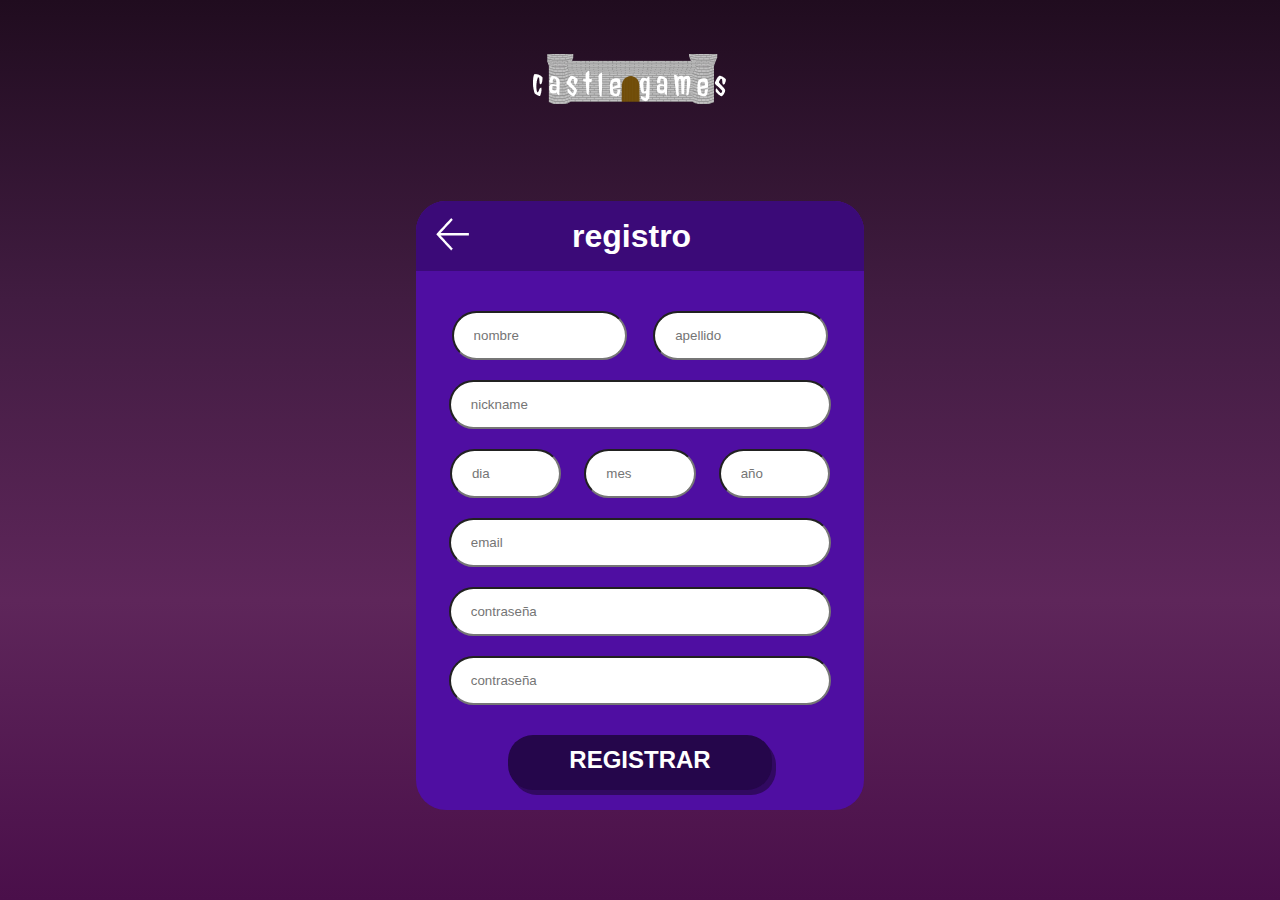
<file: html/registro.html>
<!DOCTYPE html>
<html lang="en">

<head>
    <meta charset="UTF-8">
    <meta name="viewport" content="width=device-width, initial-scale=1.0">
    <link rel="stylesheet" href="../css/style.css">
    <title>Registro</title>
</head>

<body>
    <div class="home">
        <div>
            <img src="../images/logo.png" class="logo-inicio" alt="logo de castle games">
        </div>
        <div class="formulario">
            <div class="form-head-res">
                <a href="../index.html">
                    <img src="../images/atras.png" alt="" class="atras">
                </a>
                <h1>registro</h1>
            </div>
            <div class="form-body">
                <form class="form-inp-regis">
                    <div class="form-persona">
                        <input class="input-form" type="text" placeholder="nombre" required>
                        <input class="input-form" type="text" placeholder="apellido" required>
                    </div>
                    <input class="input-form" type="text" placeholder="nickname" required>
                    <div class="form-naci">
                        <input class="input-form" type="text" placeholder="dia" required>
                        <input class="input-form" type="text" placeholder="mes" required>
                        <input class="input-form" type="text" placeholder="año" required>
                    </div>
                    <input class="input-form" type="text" placeholder="email" required>
                    <input class="input-form" type="text" placeholder="contraseña" required>
                    <input class="input-form" type="text" placeholder="contraseña" required>
                </form>
                <div class="btn-entrar-res">
                    <span>
                        <a href="../index.html">
                            <h2>registrar</h2>
                        </a>
                    </span>
                </div>
            </div>
        </div>
    </div>
</body>

</html>
</file>
<file: css/style.css>
h1,h2,h3 {
    font-style: bold;
    margin: 0%;
    height: auto;
}

h1,h2,h3,h4,p {
    margin: 0%;
    height: auto;
    font-family: Helvetica;
    color: #FFFFFF;
}

h1 {
    font-size: 2rem;
}

h2 {
    font-size: 1.5rem;
    ;
}

h3 {
    font-size: 1.2rem;
    ;
}

h4 {
    font-size: 1rem;
}

h4.fino {
    font-weight: lighter;
}

.oculto {
    display: none;
}

.logo a img {
    display: none;
}

.div-boton-jugar,.compartir,.btn-entrar,.btn-entrar-res,
.btn-cancelar,.btn-hecho {
    overflow: hidden;
}

.div-boton-jugar,.compartir,.btn-enviar,.btn-entrar,
.btn-entrar-res,.btn-cancelar,.btn-hecho {
    text-transform: uppercase;
    transition: .3s ease all;
    position: relative;
}

.div-boton-jugar span,.compartir span,.btn-enviar span,.btn-entrar span,
.btn-entrar-res span,.btn-cancelar span,.btn-hecho span {
    position: relative;
    z-index: 2;
    transition: .3s ease all;
}

.div-boton-jugar::after,.compartir::after,.btn-enviar::after,
.btn-entrar::after,.btn-entrar-res::after,.btn-cancelar::after,.btn-hecho::after {
    content: "";
    width: 1px;
    height: 1px;
    background: none;
    position: absolute;
    z-index: 1;
    top: 50%;
    left: 50%;
    transition: .6s ease-in-out all;
    border-radius: 100px;
    transform-origin: center;
}

/* footer y header ----------------------------------------------------------------------- */

header {
    height: 100px;
    width: auto;
    display: grid;
    align-items: center;
    background-color: #440441;
    margin: 0px;
    padding: 3%;
    grid-template-columns: 1fr 0fr 2fr;
    margin-bottom: 2%;
}

.head-derecha {
    display: grid;
    grid-template-columns: 1fr 1fr;
    grid-gap: 10px;
    align-items: center;
    justify-items: center;
}

.btn-ham {
    height: 50px;
    width: 50px;
    background-color: #970891;
    box-shadow: 3px 3px #621a5f;
    margin: 0px 7px;
    border-radius: 10px;
    cursor: pointer;
    display: flex;
    justify-content: center;
    align-items: center;
    transition: .4s ease-in-out all;
}

.btn-ham img {
    height: 50%;
    width: 60%;
}

.btn-ham:hover{
    background-color: #aa0ea3;
    transition: .4s ease-in-out all;
}

.perfil,
.grande {
    cursor: pointer;
    transition: .3s ease-in-out all;
}

.perfil,
.perfil.grande {
    border-radius: 25px;
}

.perfil {
    height: 50px;
    width: 50px;
}

.grande {
    transform: scale(1.3);
    box-shadow: 3px 3px transparent;
}

.menu {
    display: flex;
    justify-content: space-between;
}

.menu-usuario,.menu-usuario2 {
    background-color: #660561;
    height: auto;
    width: 100%;
    position: relative;
    display: block;
    z-index: 3;
}

.menu-usuario {
    right: 0;
}

.menu-usuario2 {
    left: 0;
}

.cont {
    text-transform: uppercase;
    transition: .3s ease all;
    position: relative;
    overflow: hidden;
}

.cont span,.menu-usuario2 .cont span {
    display: grid;
    justify-items: center;
    align-items: center;
    align-content: center;
    height: 60px;
    padding: 7% 5%;
    border-top: 1px solid white;
    border-bottom: 1px solid white;
    position: relative;
    z-index: 2;
    transition: .3s ease all;
}

.cont span {
    grid-template-columns: 30% 70%;
    grid-gap: 10px;
}

.menu-usuario2 .cont span {
    grid-template-columns: 1fr;
}

.cont::after {
    content: "";
    width: 100%;
    position: absolute;
    z-index: 1;
    top: 0;
    left: calc(-100% - 100px);
    border-bottom: 100px solid #970891;
    border-right: 100px solid transparent;
    transition: .4s ease-in-out all;
}

.cont:hover::after {
    left: 0;
}

.cont img {
    height: 90%;
    width: 75%;
}

.cont .img-cerrar {
    height: 100%;
    width: 65%;
}

.cont .img-usuario,
.cont .img-ajustes {
    height: 95%;
    width: 75%;
}

.cont h2 {
    width: auto;
    padding: 0px 10px;
    text-align: center;
    font-size: 2rem;
}

footer {
    background-color: #440441;
    margin-top: 3%;
    width: 100%;
    height: auto;
    display: flex;
    flex-direction: column;
    text-align: center;
    padding-bottom:10% ;
}

footer .footer-up{
    display: flex;
    justify-content: center;
    align-items: center;
    margin: 2%;
}

footer .footer-up h3{
    display: flex;
    justify-content: center;
    flex-direction: column;
    align-items: center;
}

footer .footer-down{
    display: flex;
    flex-direction: column;
}

footer .footer-down .footer-dleft{
    display: flex;
    justify-content: center;
    align-items: center;
    margin: 1%;
}

.footer-dleft ul {
    color: white;
}

.footer-dleft ul li{
    list-style: circle;
    display: flex;
    align-items: center;
}

footer .footer-down .footer-dcenter{
    display:flex ;
    flex-direction: column;
    justify-content: space-evenly;
    align-items: center;
    margin: 2%;
}

footer .footer-down .footer-drigth{
    display: flex;
    flex-direction: column;
    justify-content: center;
    align-items: center;
    margin: 1%;
} 

.footer-drigth h2{
    margin-bottom: 3%;
}

.footer-drigth .img-redes img{
    margin:5px ;
}

/* footer img {
    margin-top: 7%;
} */


/* loading ---------------------------------------------------------------------------------------------------------------------------------------------------------------- */

.loading {
    position: absolute;
    top: 50%;
    left: 50%;
    transform: translate(-50%, -50%);
}

.percent {
    color: #ffffffdd;
    font-size: 100px;
    font-weight: 400;
    text-align: center;
    margin-bottom: 15px;
}

.progress-bar {
    width: 406px;
    height: 21px;
    background: #111;
    border-radius: 13px;
    padding: 3px;
    box-sizing: border-box;
}

.progress {
    width: 10px;
    height: 15px;
    background: #C50766;
    border-radius: 13px;
}

.text {
    position: relative;
    left: 160px;
    color: #fdb5ca;
    font-size: 15px;
    letter-spacing: 1px;
    line-height: 21px;
    display: none;
}

.text-blink {
    animation: animate .7s ease-in-out .1s;
}

@keyframes animate {
    0% {
        opacity: 1;
    }

    50% {
        opacity: 0.2;
    }

    100% {
        opacity: 1;
    }
}


/* index -------------------------------------------------------------------------------- */

body {
    display: flex;
    position: relative;
    min-height: 100vh;
    flex-direction: column;
    margin: 0;
    padding: 0;
    background: var(--fondo, linear-gradient(#200c1f, rgb(65, 28, 65), rgb(94, 38, 90), rgb(74, 15, 74)));
}

.ancho-total {
    width: 100%;
}

.home {
    display: flex;
    flex-direction: column;
    align-items: center;
}

.titulo-juego-mas-jugado {
    display: flex;
    justify-content: center;
}

.juegos-mas-jugados {
    display: flex;
    background-color: #25064B;
    align-items: center;
    flex-direction: column;
    width: 80%;
    border-radius: 50px;
    padding: 20px;
    margin: 4%;
}

.mas-jugados {
    display: flex;
    flex-direction: column;
    align-items: center;
}

.imagen-mas-jugados {
    border-radius: 30px;
    margin-top: 20px;
}

.imagen-mas-jugados img {
    object-fit: cover;
    width: 100%;
    height: 100%;
    border-radius: 30px;
    box-shadow: 0px 10px 10px #7236BD;
}

.texto-mas-jugados {
    display: grid;
    grid-template-rows: 1fr 1fr;
    grid-gap: 20px;
    height: 50%;
    width: 100%;
    align-items: center;
    margin: 20px 0px;
    justify-items: center;
    text-align: center;
}

.titulo-mas-jugado h1 p,
.titulo-mas-jugado h4 p {
    display: flex;
    justify-content: center;
}

.div-boton-jugar {
    display: flex;
    width: 75%;
    height: 70%;
    background-color: #C50766;
    box-shadow: 4px 5px 2px #8a0547;
    padding: 10px 10px 15px 10px;
    border-radius: 50px;
    cursor: pointer;
    justify-content: center;
    align-items: center;
}

.div-boton-jugar:hover::after {
    transform: scale(150);
    background: #F60E82;
}

.div-boton-jugar:hover {
    background-color: rgb(211, 14, 112);
}

.div-boton-jugar a h2 {
    font-size: 2.5rem
}


.carruseles {
    width: 95%;
    position: relative;
    z-index: 500;
    transition: .2s ease all;
}

.carruseles,.carrusel {
    scroll-behavior: smooth;
    overflow: visible;
}

.contenido {
    margin: 3% 0;
    transition: .3s ease all;
}

.carrusel {
    margin-top: 2%;
    display: grid;
    grid-template-columns: 100%;
    justify-content: center;
    align-items: center;
    justify-items: center;
    transition: 3s ease all;
}

.contenedor-car {
    background-color: #3c0a789e;
    border-radius: 10px;
    height: auto;
    margin: 0 10px;
    padding: 2%;
    transition: 3s ease all;
    width: 95%;
}

.contenedor-car .car-juegos {
    display: flex;
    flex-flow: row nowrap;
    transition: 3s ease all;
    overflow: scroll;
    height: 90%;
}

.elemento{
    border-radius: 10px;
    height: 95%;
    width: 90%;
    margin: 0px 5%;
    padding: 0px 4%;
    transition: .3s ease all;
}

.elemento:hover {
    transform: scale(1.3);
    transform-origin: center;
    transition: .3s ease all;
}

.link img{
    height: 201px;
    width: 269px;
    margin: 0;
    padding: 0;
    
}

.copiar img{
    height: auto;
    width: auto;
}

/* .card-pago{
    display: flex;
    border-radius: 10px;
    height: 200px;
    width: 90%;
    margin: 0px 5%;
    padding: 0px;
    position: relative;
}

.card-pago .elemento{
    height: 101%;
    width: 200px;
    margin: 0px;
    padding: 0px;
    position: absolute;
}

.contenedor-info{
    display: flex;
    align-items: center;
    z-index: 1;
}

.barra-pago{
    height: 100%;
    width: 50px;
    background-color: #F60E82;
    flex-direction: column;
    justify-content: center;
}

.coste{
    height: 50%;
    width: 100px;
    border-radius: 50%;
    background-color: #b21966;
    position: absolute;
} */


.flecha,.flecha-der {
    display: none;
}

.indicadores button {
    background: #fff;
    height: 3px;
    width: 10px;
    cursor: pointer;
    border: none;
    margin-right: 2px;
}

.indicadores button.activo {
    background: red;
}

a {
    text-decoration: none;
}

/* parte de juego ------------------------------------------------------------------------------------------- */

.main {
    display: flex;
    flex-direction: column;
    align-items: center;
    justify-content: center;
}

.juego {
    display: grid;
    justify-items: center;
    align-items: center;
    width: auto;
    background-color: #25064B;
    height: auto;
    border-radius: 50px;
    margin-top: 2%;
    padding: 10px;
}

.juego h4 {
    margin-left: 3.3%;
    margin-bottom: 2%;
}

.barra-izquierda{
    height: 100px;
    width: 100px;
    background-color: #58218b;
    border-radius: 20px;
    position: absolute;
    margin-left: 2.56%;
}

.barra-derecha{
    height: 100px;
    width: 100px;
    background-color: #58218b;
    border-radius: 20px;
    position: absolute;
    margin-left: 55.2%;
}

.elementos{
    display: flex;
    flex-direction: row;
    align-items: center;
}

.canvas{
    position: relative;
}

.fino{
    margin-top: 2%;
}

.oculto-btn{
    display: none;
}


.boton-de-reinicio{
    display: block;
    margin-left: 15px;
}

.opciones{
    display: flex;
    justify-content: center;
    align-items: center;
    padding: 0px 2%;
    background-color: #C50766;
    margin: 2%;
    border-radius: 50px;
    cursor: pointer;
}

.botones{
    width: 90%;
}

.botones form{
    display: flex;
    flex-direction: column;
    justify-content: center;
    align-items: center;
}

.banderas{
    display: grid;
    grid-template-columns: repeat(3,1fr);
    width: 75%;
    margin: 1% 3%;
}

.banderas select{
    background-color: #7236BD;
    color: white;
    width: 90%;
    height: 90%;
    margin: 3%;
    cursor: pointer;
    border: 0px;
    border-radius: 20px;
    padding-left: 3%;
}

.btn-play, .btn-reiniciar{
    background-color: #7236BD;
    color: white;
    font-size: 1.2rem; 
    font-style: bold;
    display: flex;
    align-items: center;
    justify-content: center;
    height: 50px;
    width: 150px;
    border-radius: 30px;
    padding: 5px 10px;
    margin: 10px;
    cursor: pointer;
    border: 0;
    font-family: Helvetica;
}

.btn-reiniciar{
    background-color: #68153f;
}

.secciones {
    display: flex;
    flex-direction: column;
    justify-content: center;
    width: 90%;
}

.general {
    display: flex;
    flex-direction: column-reverse;
    grid-gap: 10px;
    margin: 4% 0px;

}

.ayuda {
    background-color: #7236BD;
    border-radius: 15px;
}

.titulo-ayuda {
    display: flex;
    justify-content: flex-start;
    align-items: center;
    background-color: #3B0A78;
    padding: 3%;
    border-radius: 10px 10px 0px 0px;
}

.titulo-ayuda h2 {
    padding: 0px 10px;
}

.texto-ayuda {
    padding: 4% 4%;
}

.seccion {
    display: grid;
    grid-gap: 10px;
    justify-content: center;
}

.barra {
    display: flex;
    justify-content: space-between;
    align-items: center;
    background-color: #5910B7;
    height: 60px;
    border-radius: 50px;
}

.calificar {
    display: grid;
    grid-template-columns: 1fr 1fr;
    grid-gap: 10px;
    padding: 0px 10px;
    width: 40%;
    justify-items: center;
}

.dislike,
.like {
    cursor: pointer;
}

.compartir {
    display: flex;
    justify-content: center;
    align-items: center;
    padding: 0px 2%;
    background-color: #660561;
    width: 49%;
    height: 66%;
    margin: 2%;
    border-radius: 50px;
    box-shadow: 2px 3px #540351;
    cursor: pointer;
}

.compartir span {
    display: flex;
    justify-content: center;
    align-items: center;
    padding: 0px 2%;
    margin: 2%;
}

.compartir:hover::after {
    transform: scale(200);
    background: #970891;
}

.compartir:hover {
    background-color: #810f7b;
}

.compartir h3,
.compartir img {
    margin: 0 4%;
}

.compartir-box {
    width: 400px;
    display: flex;
    flex-direction: column;
    align-items: center;
    position: absolute;
    border-radius: 10px;
    background-color: #4F0EA2;
    box-shadow: 0 0 0 150vh rgb(0 0 0 / 50%);
    top: 32%;
}

.box-head {
    height: 5%;
    width: 100%;
    display: flex;
    justify-content: center;
    align-items: center;
    background-color: #25064B;
    padding: 10px 0px;
    border-radius: 10px 10px 0px 0px;
}

.box-body {
    padding: 5% 3%;
}

.redes {
    display: flex;
    align-items: center;
    justify-content: space-evenly;
    height: 50px;
    width: 80%;
    margin-left: 40px;
}

.redes img {
    height: 50px;
    width: 50px;
}

.link {
    display: flex;
    margin: 20px 0px;
    justify-content: center;
    align-items: center;
}

.link input {
    width: 90%;
    height: 50px;
    border-radius: 25px;
}

.copiar {
    display: flex;
    justify-content: center;
    align-items: center;
    height: 60px;
    width: 60px;
    position: absolute;
    right: 20px;
    background-color: #25064B;
    border-radius: 40px;
}

.comp-botones {
    display: flex;
    margin: 10px 0px;
}

.btn-cancelar,.btn-hecho {
    display: flex;
    align-items: center;
    justify-content: center;
    height: 50px;
    width: 150px;
    border-radius: 30px;
    padding: 5px 10px;
    margin: 10px;
    cursor: pointer;
}

.btn-hecho:hover::after {
    transform: scale(175);
    background: #25064B;
}

.btn-cancelar:hover::after {
    transform: scale(175);
    background: #8A0547;
}

.btn-hecho {
    background-color: #3B0A78;
}

.btn-cancelar {
    background-color: #C50766;
}

.descripcion {
    background-color: #7236BD;
    border-radius: 15px;
}

.titulo-descripcion {
    display: flex;
    justify-content: start;
    background-color: #3B0A78;
    padding: 3% 3%;
    border-radius: 10px 10px 0px 0px;
}

.texto-descripcion {
    padding: 3% 2%;
}

.imagenes {
    display: grid;
    grid-template-columns: repeat(3, 1fr);
    grid-template-rows: 1fr 1fr;
    width: 100%;
    height: 230px;
    background-color: #25064B;
    border-radius: 20px;
    align-items: center;
    justify-items: center;
}

.imagen img {
    width: 87%;
    height: 75%;
    margin: 10px;
    border-radius: 10px;
}

.comentarios {
    width: 100%;
    margin: 4% 0px;
}

.com-head {
    display: flex;
    border-radius: 10px 10px 0px 0px;
    height: auto;
    background-color: #3B0A78;
    flex-direction: column;
    align-items: center;
    padding: 3%;
}

.com-head .com-inp {
    display: flex;
    width: 100%;
}

.com-text {
    display: grid;
    grid-template-columns: 20% 70%;
    grid-gap: 15px;
    align-items: center;
    padding: 15px;
}

.com-body {
    display: grid;
    grid-template-rows: repeat(8, 1fr);
}

.com-usu {
    display: grid;
    grid-template-columns: 15% 85%;
    justify-items: start;
    align-items: center;
    background-color: #5910B7;
    padding: 10px;
}

.com-usu:nth-child(2n) {
    background-color: #7236BD;
}

.com-usu:last-child {
    border-radius: 0px 0px 10px 10px;
}

.imag-usu img {
    width: 50px;
    height: 50px;
    border-radius: 25px;
}

.texto-usu {
    padding: 10px;
}

.btn-enviar {
    display: flex;
    justify-content: center;
    width: 20%;
    height: 66%;
    background-color: #C50766;
    box-shadow: 4px 5px 2px #8A0547;
    padding: 10px 10px 15px 10px;
    border-radius: 50px;
    cursor: pointer;
    margin-left: 4%;
}

.btn-enviar:hover::after {
    transform: scale(150);
    background: #F60E82;
}

.btn-enviar:hover {
    background-color: rgb(211, 14, 112);
}

/* input ---------------------------------------------------------------------------------------------------------*/

.input-form,
.inp-comentario {
    border-radius: 25px;
    padding: 0px 0px 0px 20px;
    grid-gap: 15px;
}

.inp-comentario {
    width: 100%;
}

.input-form {
    height: 45px;
    width: 80%;
}

/* inicio sesion ------------------------------------------------------------------------ */

.formulario {
    width: 75%;
    background-color: #4F0EA2;
    border-radius: 30px;
    margin: 5%;
}

.form-head {
    display: flex;
    justify-content: center;
    align-items: center;
    border-radius: 30px 30px 0px 0px;
    height: 60px;
    background-color: #3B0A78;
    margin-bottom: 10px;
}

.form-body {
    height: auto;
    display: flex;
    flex-direction: column;
    align-items: center;
    padding-bottom: 20px;
}

.form-up {
    display: grid;
    grid-template-rows: 2fr 1fr;
    grid-gap: 20px;
    width: 90%;
    justify-items: center;
}

.form-inp {
    display: grid;
    align-items: center;
    justify-items: center;
    grid-gap: 25px;
    width: 100%;
}

.btn-entrar {
    display: flex;
    justify-content: center;
    align-items: center;
    border-radius: 40px;
    background-color: #25064B;
    box-shadow: 4px 5px #310961;
    height: 40px;
    width: 50%;
    padding: 10px 20px 15px 20px;
}

.btn-entrar span a h2 {
    font-size: 2rm;
}

.btn-entrar:hover::after {
    transform: scale(300);
    background: #3B0A78;
}

.btn-entrar:hover {
    background-color: #2e085d;
}

.logo-inicio {
    margin-top: 20%;
    margin-bottom: 10%;
}

.register {
    display: grid;
    grid-template-rows: 1fr 1fr;
    align-items: center;
    justify-items: center;
    height: auto;
}

.link-regis {
    display: flex;
    width: 90%;
    margin-top: 20px;
    align-items: center;
    flex-wrap: wrap;
    justify-content: center;
}

.link-regis h4{
    text-align: center;
}

.link-regis p {
    margin: 10px;
}

.divicion {
    display: flex;
    justify-content: space-around;
    align-items: center;
}

.o {
    color: #FFFFFF;
    font-size: 30px;
    margin: 10px;
}

.linea {
    width: 100px;
    background-color: #FFFFFF;
    height: 3px;
}

.btn-opcionales {
    display: grid;
    grid-template-rows: 1fr 1fr;
    justify-items: center;
    grid-gap: 20px;
    margin: 20px 0px;
    height: auto;
    width: 100%;
}

.facebook {

    background-color: #1184f8;
}

.google {
    background-color: #FFFFFF;
}

.facebook,
.google {
    display: flex;
    justify-content: center;
    align-items: center;
    border-radius: 25px;
    width: 80%;
    height: 50px;
}

.google img,
.facebook img {
    margin: 0px 5px;
    border-radius: 5px;
}

.google h3 {
    color: rgba(194, 187, 187, 0.715);
}

/* registro --------------------------------------------------------------------- */

.form-inp-regis {
    display: grid;
    align-items: center;
    justify-items: center;
    grid-gap: 20px;
    height: auto;
    margin: 30px 0px;
}

.form-head-res {
    display: grid;
    grid-template-columns: 1fr 1fr 1fr;
    align-items: center;
    border-radius: 30px 30px 0px 0px;
    height: 60px;
    background-color: #3B0A78;
    margin-bottom: 10px;
    padding: 5px 20px;
}

.form-persona {
    display: grid;
    grid-template-columns: 1fr 1fr;
    justify-items: center;
    width: 90%;
}

.form-persona .input-form {
    width: 75%;
}

.form-naci {
    width: 90%;
    display: grid;
    grid-template-columns: 1fr 1fr 1fr;
    justify-items: center;
}

.form-naci .input-form {
    width: 65%;
}

.btn-entrar-res {
    display: flex;
    justify-content: center;
    align-items: center;
    border-radius: 25px;
    background-color: #25064B;
    box-shadow: 4px 5px #310961;
    height: 40px;
    width: 70%;
    padding: 10px 20px 15px 20px;
}

.btn-entrar-res:hover::after {
    transform: scale(300);
    background: #3B0A78;
}

.btn-entrar-res:hover {
    background-color: #2e085d;
}

@media only screen and (min-width: 1024px) {

    .logo a img {
        display: block;
    }

    .logo {
        cursor: pointer;
        width: fit-content;
        height: fit-content;
    }

    header {
        height: 60px;
        width: auto;
        display: flex;
        justify-content: space-between;
        align-items: center;
        background-color: #440441;
        margin: 0px;
        padding: 1.5%;
    }

    footer {
        background-color: #440441;
        margin-top: 3%;
        width: 100%;
        height: 300px;
        display: grid;
        grid-template-rows: 1fr 1fr;
        padding-bottom: 1%;
    }

    footer .footer-down{
        display: grid;
        grid-template-columns: 1fr 1fr 1fr;
    }

    .menu-usuario,
    .menu-usuario2 {
        background-color: #660561;
        height: auto;
        width: 275px;
        display: flex;
        flex-direction: column;
        justify-content: space-evenly;
        align-content: end;
        position: absolute;
    }

    .cont span,
    .menu-usuario2 .cont span {
        display: grid;
        align-items: center;
        justify-items: center;
        height: 60px;
        padding: 7% 5%;
        border-top: 1px solid white;
        border-bottom: 1px solid white;
        position: relative;
        z-index: 2;
        transition: .3s ease all;
    }

    .menu-usuario2 .cont span {
        grid-template-columns: 1fr;
    }

    .cont span {
        grid-template-columns: 30% 70%;
        grid-gap: 10px;
    }

    .cont h2 {
        font-size: 1.5rem;
    }

    .cont img {
        height: 85%;
        width: 85%;
    }

    .cont .img-cerrar {
        height: 90%;
        width: 70%;
    }

    .cont .img-usuario, .cont .img-ajustes {
        height: 90%;
        width: 75%;
    }

    .juegos-mas-jugados {
        width: 50%;
    }

    .titulo-juego-mas-jugado {
        display: flex;
        justify-content: flex-start;
    }

    .mas-jugados {
        display: flex;
        justify-content: center;
        align-items: center;
        flex-direction: row;
    }

    .imagen-mas-jugados img {
        box-shadow: 8px 8px 10px #7236bd;
    }

    .texto-mas-jugados {
        display: grid;
        grid-template-rows: 2fr 1fr;
        height: 50%;
        width: 30%;
        align-items: center;
        margin: 0 0 0 20px;
        justify-items: center;
        text-align: center;
    }

    .div-boton-jugar a h2 {
        font-size: 1.5rem
    }

    .div-boton-jugar {
        width: 50%;
    }

    .div-boton-jugar {
        width: 80%;
        height: auto;
    }

    .carrusel {
        margin-top: 2%;
        display: grid;
        grid-template-columns: 1fr 90% 1fr;
        justify-content: center;
        align-items: center;
        justify-items: center;
        transition: 3s ease-in;
    }

    .contenedor-car .car-juegos {
        overflow: hidden;
        scroll-behavior: smooth;
        transition: 3s ease-in;
    }

    .elemento {
        height: 95%;
        min-width: 18%;
        margin: 2% 1%;
        padding: 0;
    }

    .elemento:first-child{
        margin-left: 3% ;
    }

    .flecha, .flecha-der {
        display: block;
    }

    .flecha img {
        cursor: pointer;
    }

    .flecha-der img {
        cursor: pointer;
        transform: rotate(180deg);
    }

    .general {
        display: grid;
        grid-template-columns: 1fr 2fr;
        grid-gap: 10px;
        margin: 4% 0px;
    }

    .secciones {
        width: 80%;
    }

    .titulo-ayuda {
        display: flex;
        justify-content: flex-start;
        align-items: center;
        background-color: #3B0A78;
        padding: 6% 3%;
        border-radius: 10px 10px 0px 0px;
    }

    .compartir {
        width: 25%;
    }

    .calificar {
        display: flex;
        justify-content: space-evenly;
        width: 25%;
    }

    .imagenes {
        display: grid;
        grid-template-columns: repeat(6, 1fr);
        grid-template-rows: 1fr;
        height: 150px;
    }

    .imagen img {
        height: 80%;
    }

    .com-head {
        display: flex;
        flex-direction: row;
        justify-content: space-between;
        padding: 1.5%;
    }

    .com-head .com-inp {
        width: 70%;
    }

    .com-usu {
        display: grid;
        grid-template-columns: 6% 94%;
    }

    .btn-enviar {
        overflow: hidden;
    }

    .inp-comentario {
        width: 100%;
    }


    .formulario {
        width: 35%;
    }

    .link-regis {
        display: flex;
        width: 90%;
        margin-top: 20px;
        align-items: center;
        flex-wrap: wrap;
        justify-content: center;
    }

    .linea {
        width: 160px;
        background-color: #FFFFFF;
        height: 3px;
    }

    .btn-entrar {
        height: 40px;
        width: 60%;
    }

    .btn-entrar-res {
        height: 30px;
        width: 50%;
    }

}
</file>
